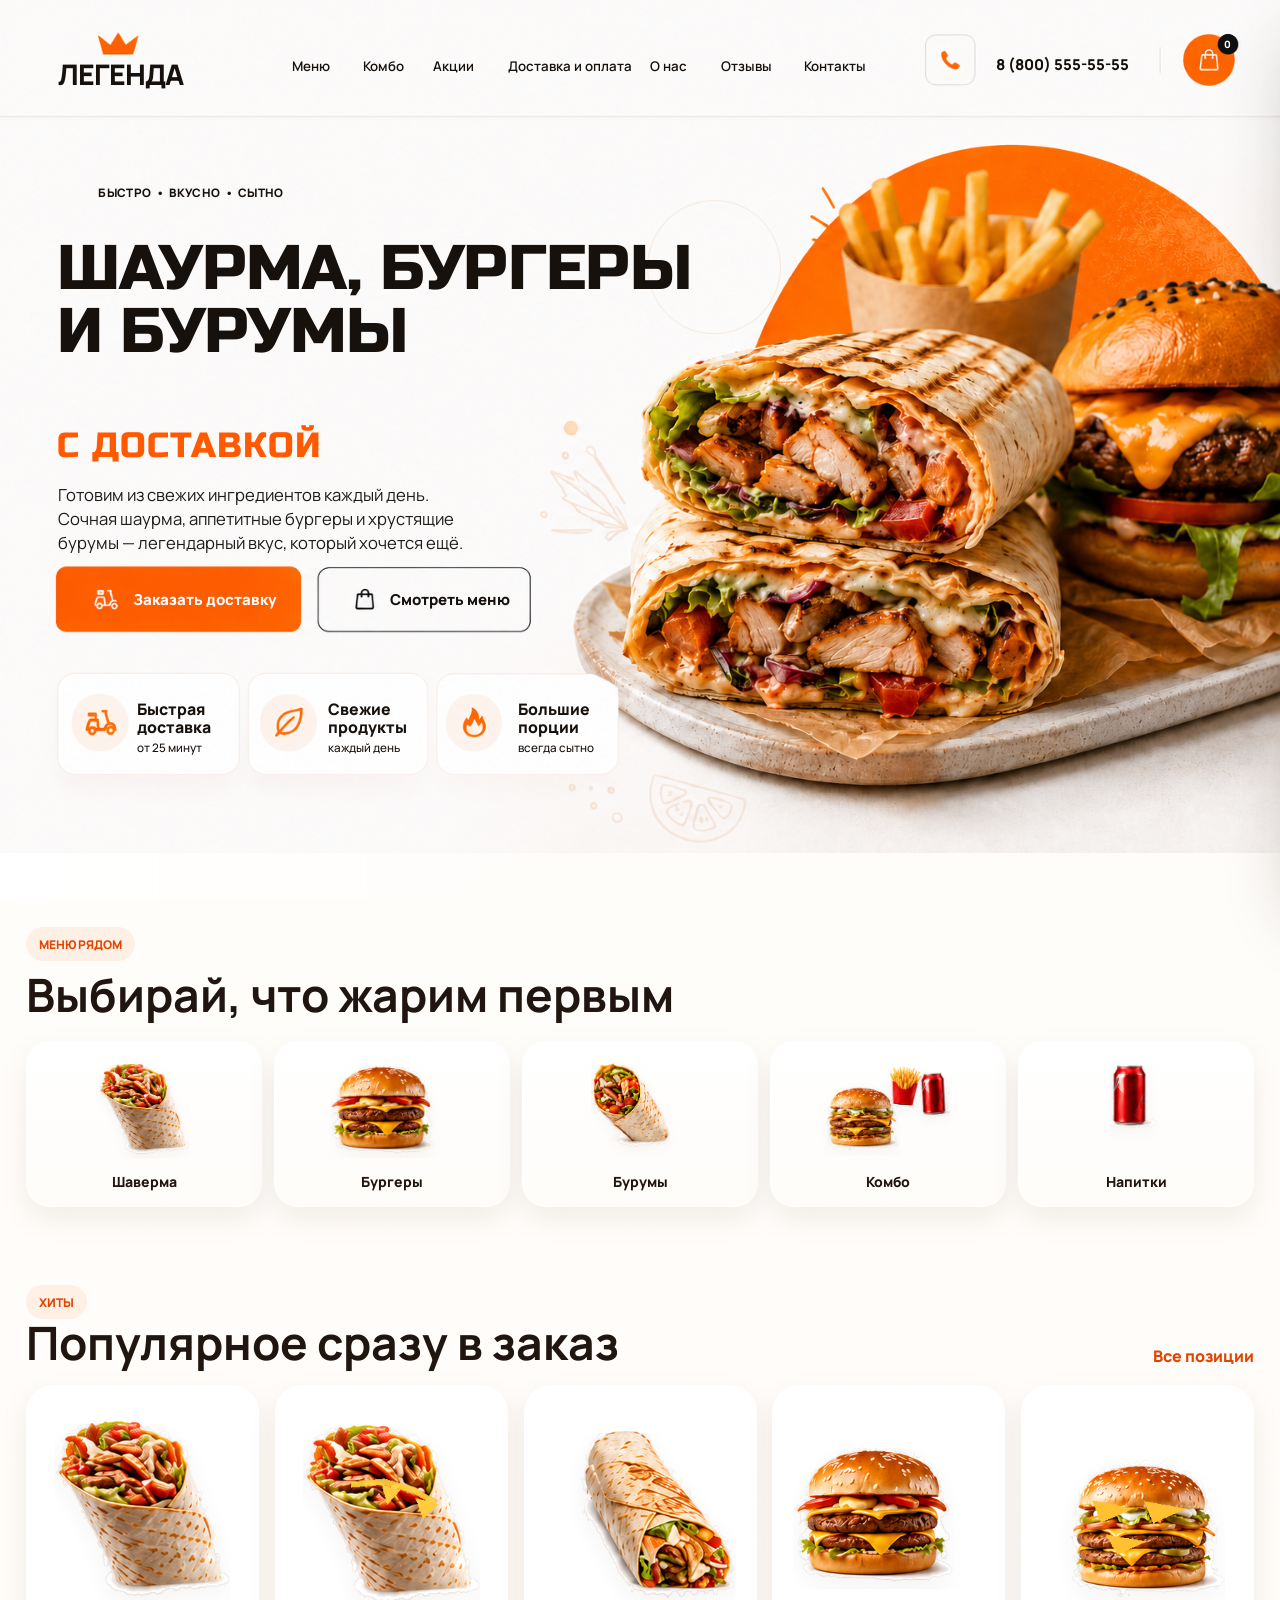
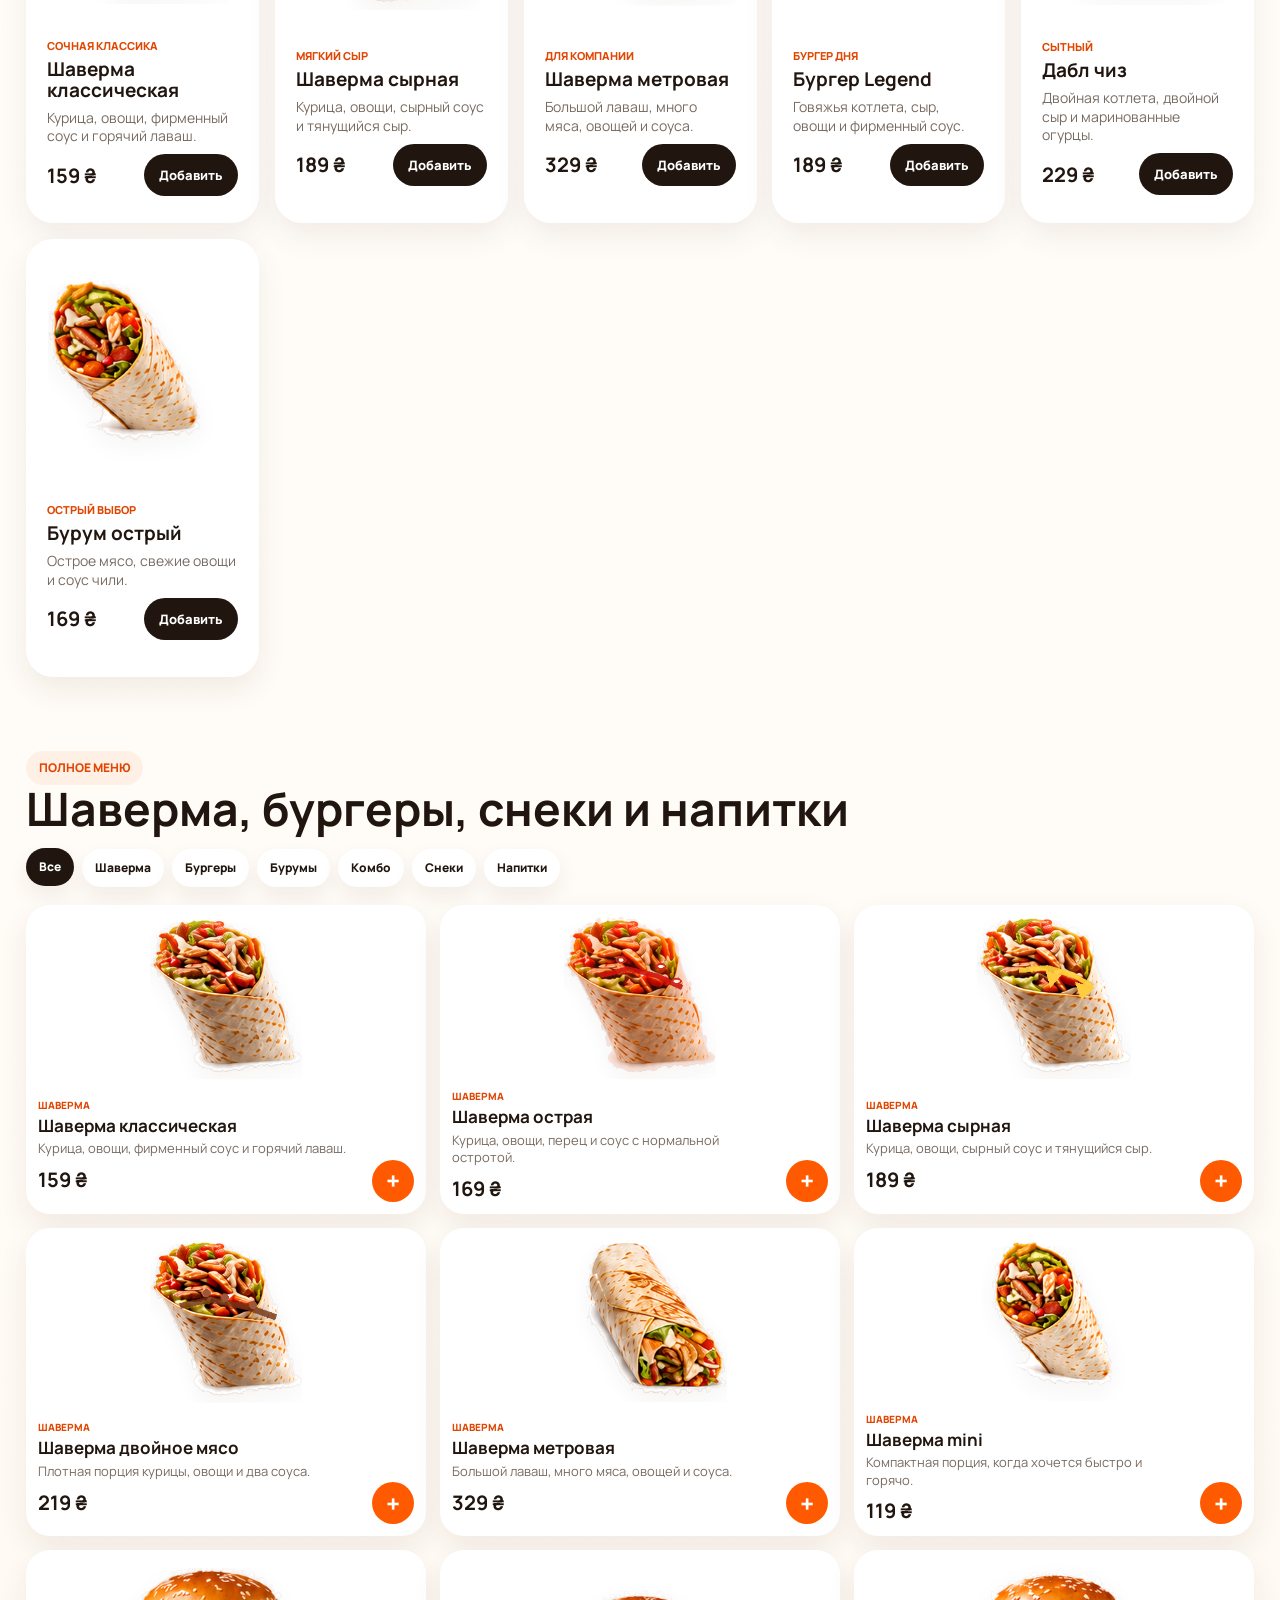
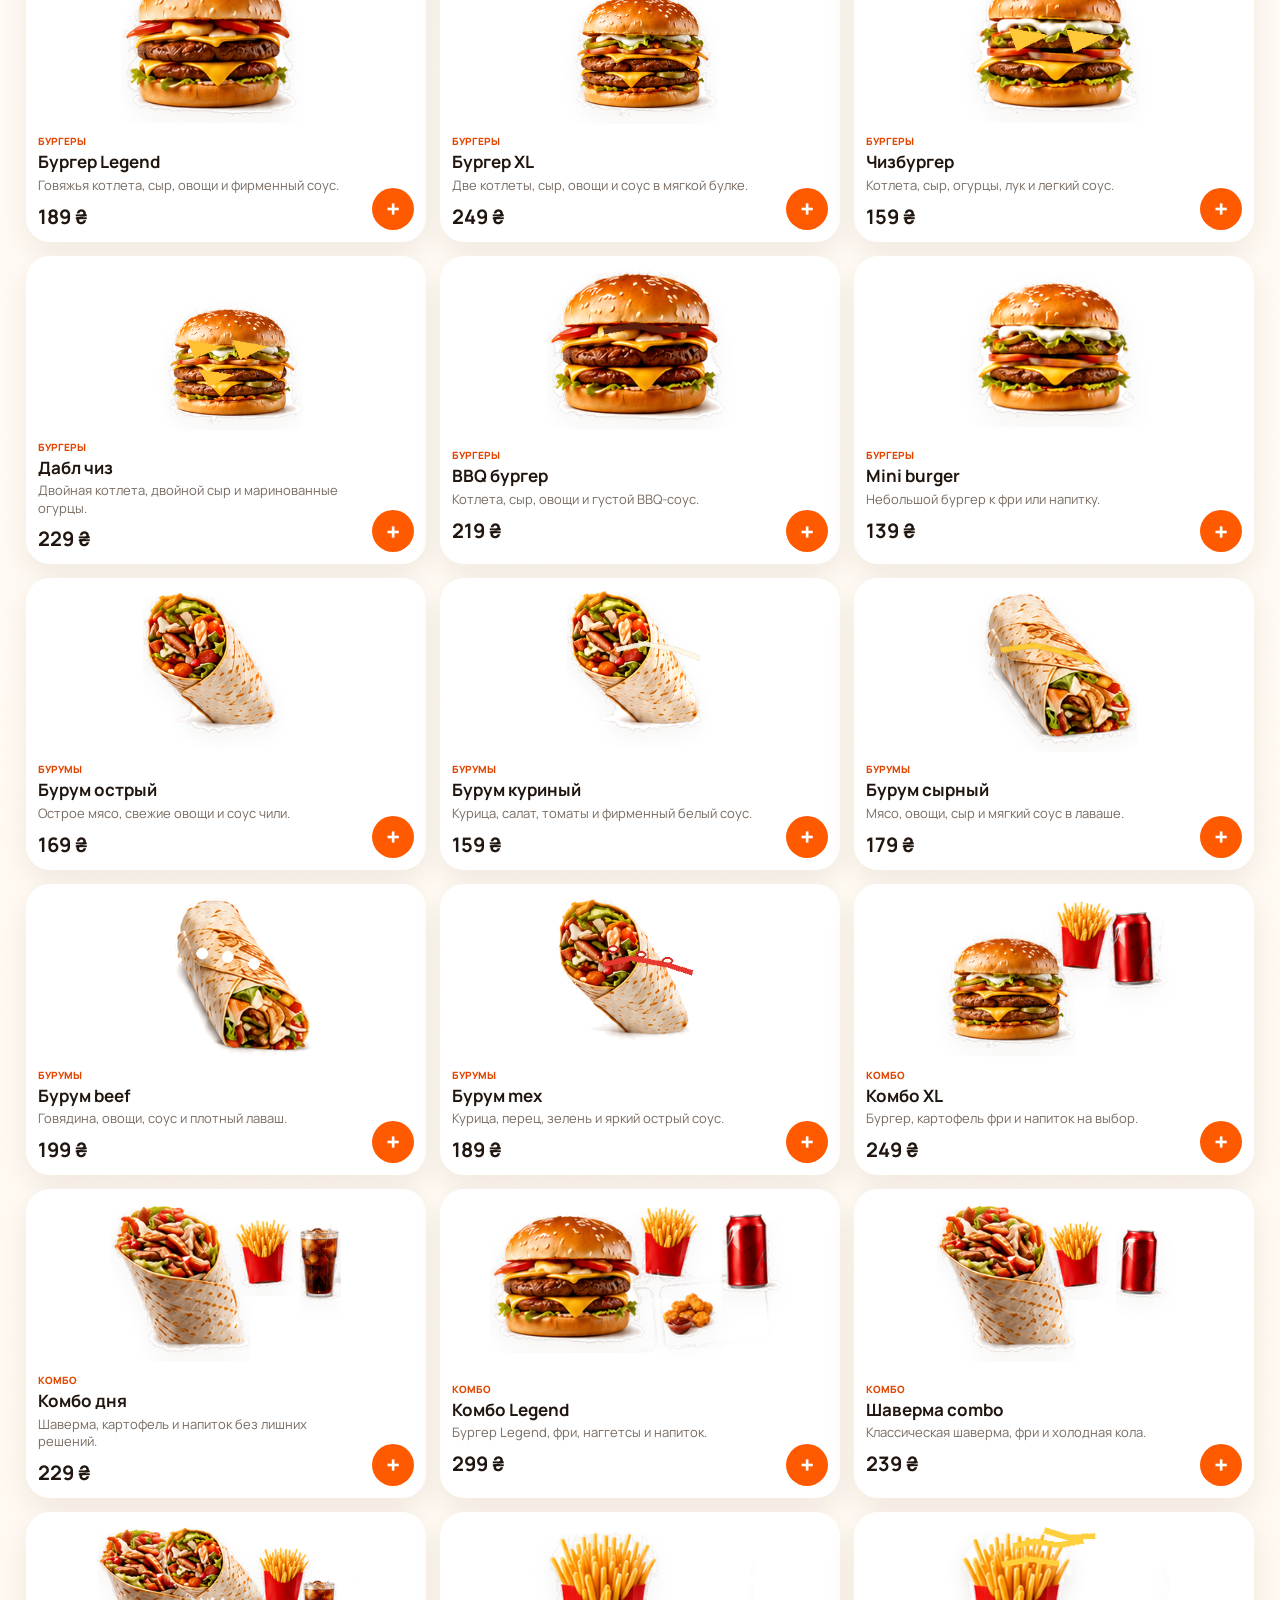
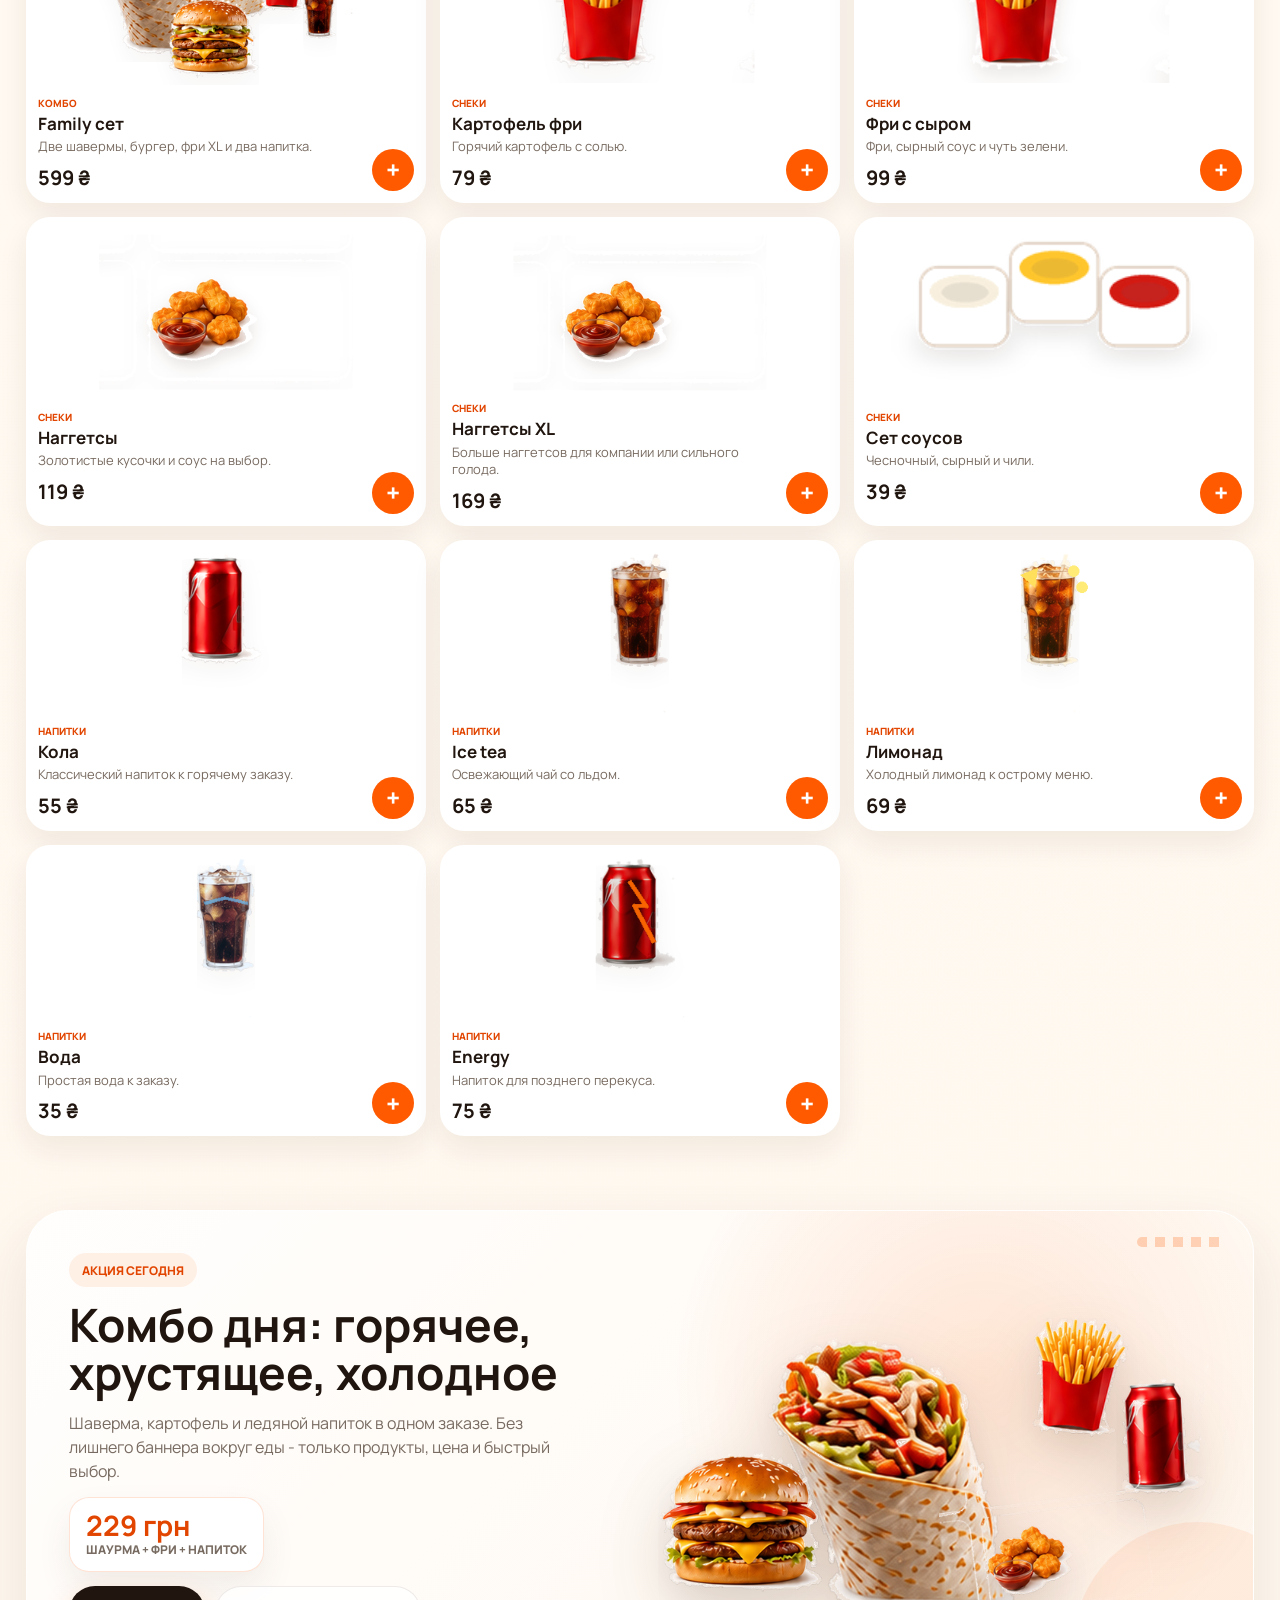
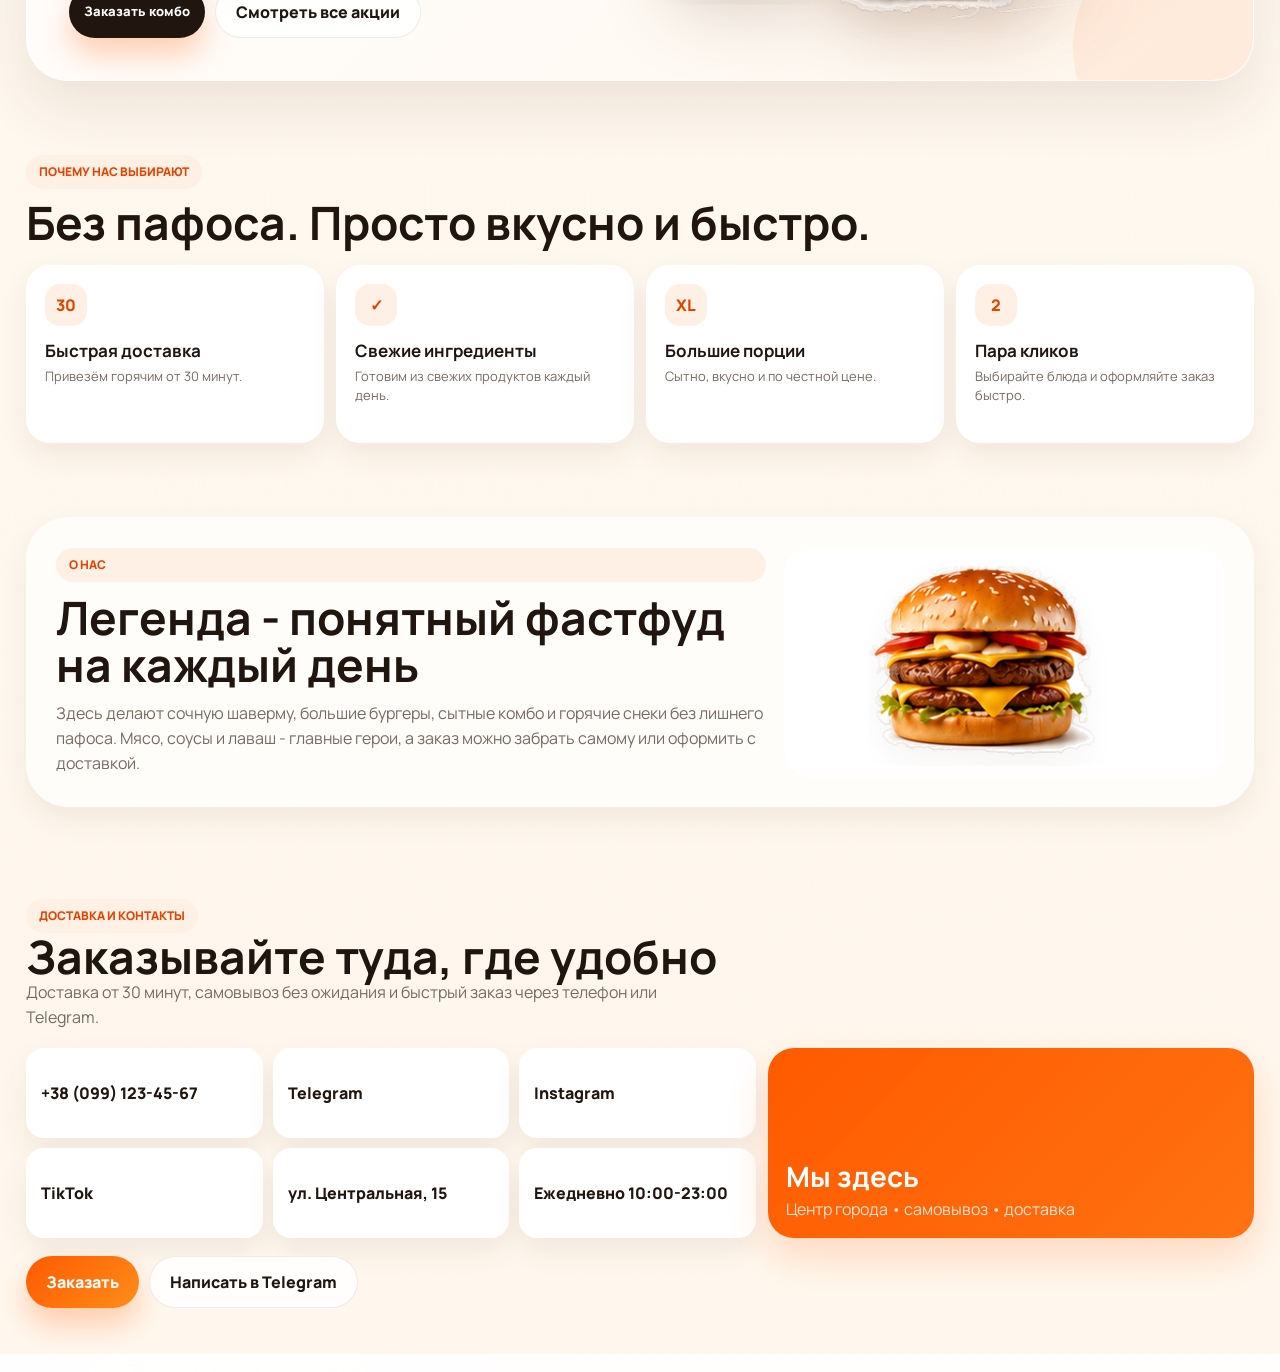
<file: index.html>
<!doctype html>
<html lang="ru">
  <head>
    <meta charset="utf-8" />
    <meta name="viewport" content="width=device-width, initial-scale=1" />
    <title>Легенда - шаверма, бургеры и комбо</title>
    <meta
      name="description"
      content="Фастфуд Легенда: шаверма, бургеры, бурумы, комбо, снеки и напитки. Горячая доставка от 30 минут."
    />
    <link
      rel="icon"
      href="data:image/svg+xml,%3Csvg xmlns='http://www.w3.org/2000/svg' viewBox='0 0 64 64'%3E%3Crect width='64' height='64' rx='18' fill='%23ff5a00'/%3E%3Ctext x='31' y='44' text-anchor='middle' font-size='40' font-family='Arial' font-weight='900' fill='white'%3EL%3C/text%3E%3C/svg%3E"
    />
    <link rel="stylesheet" href="./styles.css" />
  </head>
  <body>
    <main id="top">
      <section class="pixel-hero" aria-labelledby="hero-title">
        <div class="pixel-hero__artboard pixel-hero__artboard--desktop" data-pixel-artboard="desktop">
          <img class="pixel-hero__bg" src="./assets/pixel-match/hero-desktop-bg.png" alt="" />
          <div class="pixel-hero__layer">
            <a class="pm-text pm-logo pm-logo--desktop" href="#top" aria-label="Легенда, на главную">ЛЕГЕНДА</a>

            <nav class="pm-nav" aria-label="Основная навигация">
              <a class="pm-text" style="--x: 350; --y: 72; --fs: 16;" href="#menu">Меню</a>
              <a class="pm-text" style="--x: 435; --y: 72; --fs: 16;" href="#combo">Комбо</a>
              <a class="pm-text" style="--x: 520; --y: 72; --fs: 16;" href="#hits">Акции</a>
              <a class="pm-text" style="--x: 610; --y: 72; --fs: 16;" href="#delivery">Доставка и оплата</a>
              <a class="pm-text" style="--x: 780; --y: 72; --fs: 16;" href="#about">О нас</a>
              <a class="pm-text" style="--x: 865; --y: 72; --fs: 16;" href="#benefits">Отзывы</a>
              <a class="pm-text" style="--x: 965; --y: 72; --fs: 16;" href="#contacts">Контакты</a>
            </nav>

            <a class="pm-text pm-phone" style="--x: 1195; --y: 69; --fs: 18;" href="tel:88005555555">8 (800) 555-55-55</a>
            <p class="pm-text pm-badge" style="--x: 118; --y: 225; --fs: 14;">БЫСТРО&nbsp;&nbsp;•&nbsp;&nbsp;ВКУСНО&nbsp;&nbsp;•&nbsp;&nbsp;СЫТНО</p>
            <h1 class="pm-text pm-title" id="hero-title" style="--x: 68; --y: 286; --w: 720; --fs: 76;">ШАУРМА, БУРГЕРЫ<br />И БУРУМЫ</h1>
            <p class="pm-text pm-title-accent" style="--x: 68; --y: 515; --fs: 42;">С ДОСТАВКОЙ</p>
            <p class="pm-text pm-lead" style="--x: 70; --y: 580; --w: 510; --fs: 20;">
              Готовим из свежих ингредиентов каждый день. Сочная шаурма, аппетитные бургеры и хрустящие бурумы — легендарный вкус, который хочется ещё.
            </p>
            <a class="pm-text pm-button-label pm-button-label--primary" style="--x: 160; --y: 711; --fs: 18;" href="#menu">Заказать доставку</a>
            <a class="pm-text pm-button-label pm-button-label--secondary" style="--x: 468; --y: 711; --fs: 18;" href="#menu">Смотреть меню</a>
            <p class="pm-text pm-benefit-title" style="--x: 164; --y: 840; --fs: 19;">Быстрая<br />доставка</p>
            <p class="pm-text pm-benefit-sub" style="--x: 164; --y: 890; --fs: 14;">от 25 минут</p>
            <p class="pm-text pm-benefit-title" style="--x: 393; --y: 840; --fs: 19;">Свежие<br />продукты</p>
            <p class="pm-text pm-benefit-sub" style="--x: 393; --y: 890; --fs: 14;">каждый день</p>
            <p class="pm-text pm-benefit-title" style="--x: 622; --y: 840; --fs: 19;">Большие<br />порции</p>
            <p class="pm-text pm-benefit-sub" style="--x: 622; --y: 890; --fs: 14;">всегда сытно</p>

            <a class="pm-hit pm-hit--desktop-phone" href="tel:88005555555" aria-label="Позвонить"></a>
            <button class="pm-hit pm-hit--desktop-cart" type="button" data-cart-open aria-label="Открыть корзину"></button>
            <span class="pm-cart-count pm-cart-count--desktop" data-cart-count>0</span>
            <a class="pm-hit pm-hit--desktop-primary" href="#menu" aria-label="Заказать доставку"></a>
            <a class="pm-hit pm-hit--desktop-secondary" href="#menu" aria-label="Смотреть меню"></a>
          </div>
        </div>

        <div class="pixel-hero__artboard pixel-hero__artboard--mobile" data-pixel-artboard="mobile">
          <img class="pixel-hero__bg" src="./assets/pixel-match/hero-mobile-bg.png" alt="" />
          <div class="pixel-hero__layer">
            <a class="pm-text pm-logo pm-logo--mobile" href="#top" aria-label="Легенда, на главную">Легенда</a>
            <p class="pm-text pm-badge pm-badge--mobile" style="--x: 122; --y: 238; --fs: 22;">БЫСТРО&nbsp;&nbsp;&nbsp;&nbsp;&nbsp;ВКУСНО&nbsp;&nbsp;&nbsp;&nbsp;&nbsp;СЫТНО</p>
            <h2 class="pm-text pm-title pm-title--mobile" style="--x: 43; --y: 305; --w: 560; --fs: 120;">ШАУРМА,<br />БУРГЕРЫ<br />И БУРУМЫ</h2>
            <p class="pm-text pm-title-accent pm-title-accent--mobile" style="--x: 43; --y: 643; --fs: 48;">С ДОСТАВКОЙ</p>
            <p class="pm-text pm-lead pm-lead--mobile" style="--x: 43; --y: 718; --w: 430; --fs: 26;">
              Готовим из свежих ингредиентов каждый день. Сочная шаурма, аппетитные бургеры и хрустящие бурумы — легендарный вкус, который хочется ещё.
            </p>
            <svg class="pm-mobile-button-icon pm-mobile-button-icon--primary" aria-hidden="true" viewBox="0 0 42 42" focusable="false">
              <path d="M7 24h18l4 5h5" />
              <path d="M12 24v-9h10l4 9" />
              <path d="M10 31a4 4 0 1 0 0.1 0M31 31a4 4 0 1 0 0.1 0" />
              <path d="M5 17h6M8 12h7" />
            </svg>
            <svg class="pm-mobile-button-icon pm-mobile-button-icon--secondary" aria-hidden="true" viewBox="0 0 42 42" focusable="false">
              <path d="M10 16h22l-2 18H12L10 16Z" />
              <path d="M15 16a6 6 0 0 1 12 0" />
            </svg>
            <a class="pm-text pm-button-label pm-button-label--primary pm-button-label--mobile-primary" style="--x: 150; --y: 956; --fs: 22.7;" href="#menu">Заказать доставку</a>
            <a class="pm-text pm-button-label pm-button-label--secondary pm-button-label--mobile-secondary" style="--x: 157; --y: 1060; --fs: 23;" href="#menu">Смотреть меню</a>
            <p class="pm-text pm-benefit-title pm-benefit-title--mobile" style="--x: 164; --y: 1515; --fs: 25;">Быстрая<br />доставка</p>
            <p class="pm-text pm-benefit-sub pm-benefit-sub--mobile" style="--x: 164; --y: 1568; --fs: 20;">от 25 минут</p>
            <p class="pm-text pm-benefit-title pm-benefit-title--mobile" style="--x: 442; --y: 1515; --fs: 25;">Свежие<br />продукты</p>
            <p class="pm-text pm-benefit-sub pm-benefit-sub--mobile" style="--x: 442; --y: 1568; --fs: 20;">каждый день</p>
            <p class="pm-text pm-benefit-title pm-benefit-title--mobile" style="--x: 722; --y: 1515; --fs: 25;">Большие<br />порции</p>
            <p class="pm-text pm-benefit-sub pm-benefit-sub--mobile" style="--x: 722; --y: 1568; --fs: 20;">всегда сытно</p>

            <a class="pm-hit pm-hit--mobile-phone" href="tel:88005555555" aria-label="Позвонить"></a>
            <button class="pm-hit pm-hit--mobile-cart" type="button" data-cart-open aria-label="Открыть корзину"></button>
            <span class="pm-cart-count pm-cart-count--mobile" data-cart-count>0</span>
            <a class="pm-hit pm-hit--mobile-menu" href="#menu" aria-label="Открыть меню"></a>
            <a class="pm-hit pm-hit--mobile-primary" href="#menu" aria-label="Заказать доставку"></a>
            <a class="pm-hit pm-hit--mobile-secondary" href="#menu" aria-label="Смотреть меню"></a>
          </div>
        </div>
      </section>

      <section class="categories section-shell" aria-labelledby="categories-title">
        <div class="section-heading">
          <p class="eyebrow">Меню рядом</p>
          <h2 id="categories-title">Выбирай, что жарим первым</h2>
        </div>
        <div class="category-strip" aria-label="Категории меню">
          <a class="category-card" href="#shawarma">
            <img src="./assets/products/shawarma-classic.png" alt="" />
            <span>Шаверма</span>
          </a>
          <a class="category-card" href="#burgers">
            <img src="./assets/products/burger-legend.png" alt="" />
            <span>Бургеры</span>
          </a>
          <a class="category-card" href="#burums">
            <img src="./assets/products/burum-spicy.png" alt="" />
            <span>Бурумы</span>
          </a>
          <a class="category-card" href="#combo">
            <img src="./assets/products/combo-xl.png" alt="" />
            <span>Комбо</span>
          </a>
          <a class="category-card" href="#drinks">
            <img src="./assets/products/cola.png" alt="" />
            <span>Напитки</span>
          </a>
        </div>
      </section>

      <section class="section-shell" id="hits" aria-labelledby="hits-title">
        <div class="section-heading section-heading--row">
          <div>
            <p class="eyebrow">Хиты</p>
            <h2 id="hits-title">Популярное сразу в заказ</h2>
          </div>
          <a class="text-link" href="#menu">Все позиции</a>
        </div>

        <div class="product-grid product-grid--hits" data-hits-grid aria-live="polite">
          <p class="menu-loading">Загружаем хиты...</p>
        </div>
      </section>

      <section class="section-shell menu-section" id="menu" aria-labelledby="menu-title">
        <div class="section-heading section-heading--row">
          <div>
            <p class="eyebrow">Полное меню</p>
            <h2 id="menu-title">Шаверма, бургеры, снеки и напитки</h2>
          </div>
          <div class="menu-tabs" aria-label="Разделы меню" data-menu-tabs>
            <button class="is-active" type="button" data-category="all">Все</button>
            <button type="button" data-category="shawarma">Шаверма</button>
            <button type="button" data-category="burgers">Бургеры</button>
            <button type="button" data-category="burums">Бурумы</button>
            <button type="button" data-category="combo">Комбо</button>
            <button type="button" data-category="snacks">Снеки</button>
            <button type="button" data-category="drinks">Напитки</button>
          </div>
        </div>

        <div class="menu-layout">
          <div class="menu-list" data-menu-list aria-live="polite">
            <p class="menu-loading">Собираем меню...</p>
          </div>
        </div>
      </section>

      <section class="promo section-shell" aria-labelledby="promo-title">
        <div class="promo__content">
          <p class="eyebrow">Акция сегодня</p>
          <h2 id="promo-title">Комбо дня: горячее, хрустящее, холодное</h2>
          <p>
            Шаверма, картофель и ледяной напиток в одном заказе. Без лишнего баннера вокруг еды - только продукты, цена и быстрый выбор.
          </p>
          <div class="promo__deal" aria-label="Цена и состав комбо">
            <strong>229 грн</strong>
            <span>шаурма + фри + напиток</span>
          </div>
          <div class="promo__actions">
            <button class="button button--primary add-button" type="button" data-sku="combo-day">
              Заказать комбо
            </button>
            <a class="button button--ghost" href="#menu">Смотреть все акции</a>
          </div>
        </div>
        <div class="promo__image" aria-hidden="true">
          <img src="./assets/promo-modern-combo.png" alt="" />
        </div>
      </section>

      <section class="section-shell benefits" id="benefits" aria-labelledby="benefits-title">
        <div class="section-heading">
          <p class="eyebrow">Почему нас выбирают</p>
          <h2 id="benefits-title">Без пафоса. Просто вкусно и быстро.</h2>
        </div>
        <div class="benefit-grid">
          <article class="benefit">
            <span>30</span>
            <h3>Быстрая доставка</h3>
            <p>Привезём горячим от 30 минут.</p>
          </article>
          <article class="benefit">
            <span>✓</span>
            <h3>Свежие ингредиенты</h3>
            <p>Готовим из свежих продуктов каждый день.</p>
          </article>
          <article class="benefit">
            <span>XL</span>
            <h3>Большие порции</h3>
            <p>Сытно, вкусно и по честной цене.</p>
          </article>
          <article class="benefit">
            <span>2</span>
            <h3>Пара кликов</h3>
            <p>Выбирайте блюда и оформляйте заказ быстро.</p>
          </article>
        </div>
      </section>

      <section class="about section-shell" id="about" aria-labelledby="about-title">
        <div class="about__text">
          <p class="eyebrow">О нас</p>
          <h2 id="about-title">Легенда - понятный фастфуд на каждый день</h2>
          <p>
            Здесь делают сочную шаверму, большие бургеры, сытные комбо и горячие снеки без лишнего пафоса.
            Мясо, соусы и лаваш - главные герои, а заказ можно забрать самому или оформить с доставкой.
          </p>
        </div>
        <div class="about__image">
          <img src="./assets/products/burger-legend.png" alt="Большой бургер Легенда" />
        </div>
      </section>

      <section class="contacts section-shell" id="delivery" aria-labelledby="contacts-title">
        <div>
          <p class="eyebrow">Доставка и контакты</p>
          <h2 id="contacts-title">Заказывайте туда, где удобно</h2>
          <p>
            Доставка от 30 минут, самовывоз без ожидания и быстрый заказ через телефон или Telegram.
          </p>
        </div>

        <div class="contact-grid" id="contacts">
          <div class="contact-list">
            <a href="tel:+380991234567">+38 (099) 123-45-67</a>
            <a href="https://t.me/" target="_blank" rel="noreferrer">Telegram</a>
            <a href="https://instagram.com/" target="_blank" rel="noreferrer">Instagram</a>
            <a href="https://www.tiktok.com/" target="_blank" rel="noreferrer">TikTok</a>
            <span>ул. Центральная, 15</span>
            <span>Ежедневно 10:00-23:00</span>
          </div>
          <div class="map-card" aria-label="Адрес Легенды">
            <strong>Мы здесь</strong>
            <span>Центр города • самовывоз • доставка</span>
          </div>
        </div>

        <div class="contact-actions">
          <a class="button button--primary" href="tel:+380991234567">Заказать</a>
          <a class="button button--ghost" href="https://t.me/" target="_blank" rel="noreferrer">Написать в Telegram</a>
        </div>
      </section>
    </main>

    <div class="cart-backdrop" data-cart-backdrop hidden></div>
    <aside class="cart-drawer" data-cart-drawer aria-labelledby="cart-title" aria-hidden="true" inert>
      <div class="cart-drawer__head">
        <div>
          <p class="eyebrow">Корзина</p>
          <h2 id="cart-title">Ваш заказ</h2>
        </div>
        <button class="cart-drawer__close" type="button" data-cart-close aria-label="Закрыть корзину">
          <span></span>
          <span></span>
        </button>
      </div>

      <p class="cart-drawer__empty" data-empty-cart>Добавьте позиции, и здесь появится сумма.</p>
      <div class="order-panel__items" data-order-items></div>
      <div class="order-panel__summary" hidden data-order-summary>
        <strong><span data-cart-count-panel>0</span> <span data-cart-word-panel>товара</span></strong>
        <span data-cart-total-panel>0 ₴</span>
      </div>
      <button class="button button--primary button--full" type="button" data-checkout>Оформить</button>
      <p class="cart-drawer__note" data-checkout-note hidden>Заказ собран в корзине. Подключение оплаты или Telegram-формы можно добавить следующим шагом.</p>
    </div>

    <script src="./script.js"></script>
  </body>
</html>
</file>
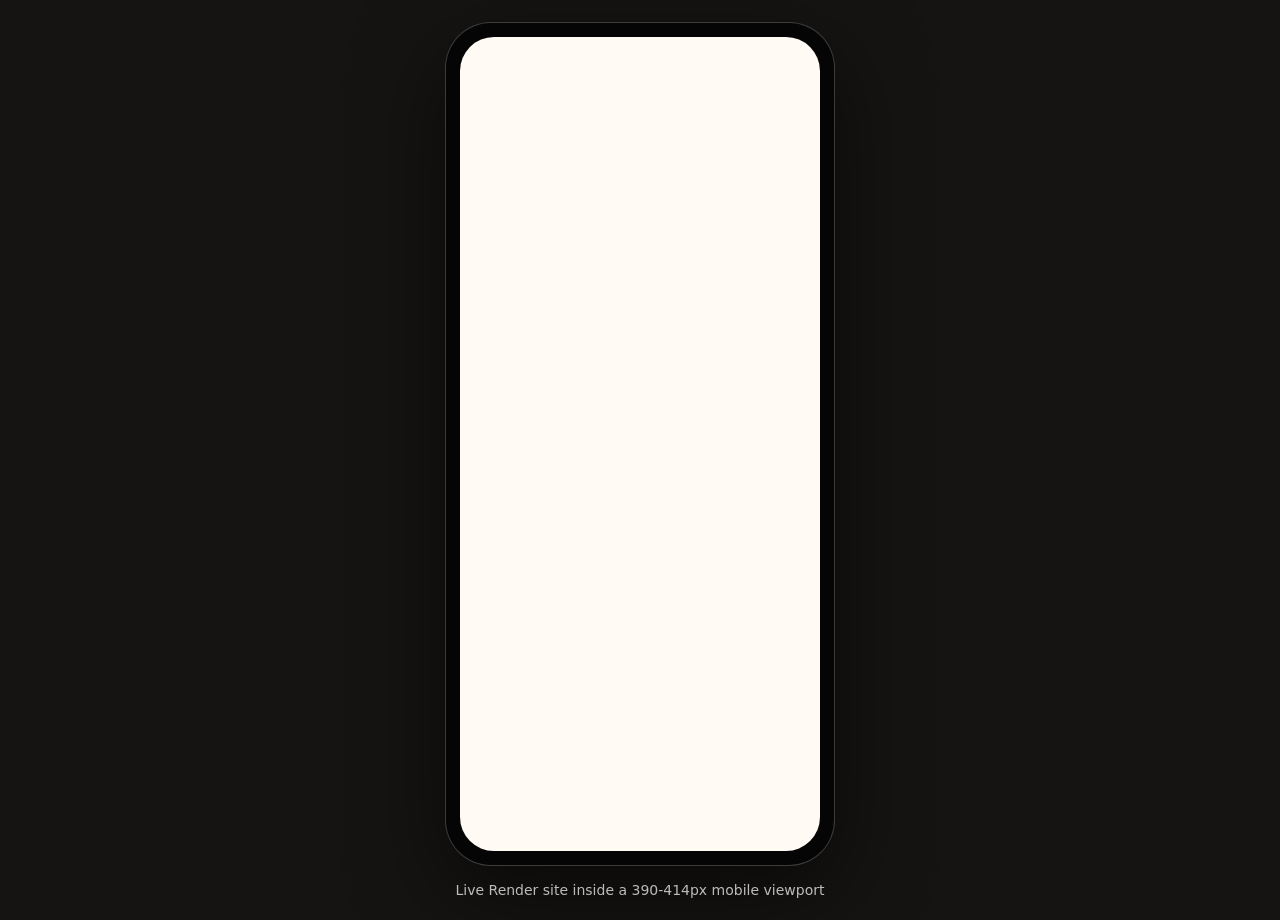
<file: mobile-preview.html>
<!doctype html>
<html lang="ru">
  <head>
    <meta charset="utf-8" />
    <meta name="viewport" content="width=device-width, initial-scale=1" />
    <title>Mobile preview - Легенда</title>
    <style>
      * {
        box-sizing: border-box;
      }

      body {
        display: grid;
        min-height: 100vh;
        margin: 0;
        place-items: center;
        background: #161412;
        color: #fff;
        font-family: Inter, ui-sans-serif, system-ui, -apple-system, BlinkMacSystemFont, "Segoe UI", Arial, sans-serif;
      }

      .stage {
        display: grid;
        gap: 16px;
        justify-items: center;
        padding: 22px;
      }

      .phone {
        width: 414px;
        height: 896px;
        padding: 14px;
        border: 1px solid rgba(255, 255, 255, 0.22);
        border-radius: 46px;
        background: #050505;
        box-shadow: 0 30px 90px rgba(0, 0, 0, 0.55);
      }

      .screen {
        width: 100%;
        height: 100%;
        overflow: hidden;
        border-radius: 34px;
        background: #fffaf3;
      }

      iframe {
        width: 100%;
        height: 100%;
        border: 0;
      }

      .caption {
        color: rgba(255, 255, 255, 0.72);
        font-size: 14px;
      }

      @media (max-height: 950px) {
        .phone {
          width: 390px;
          height: 844px;
        }
      }

      @media (max-width: 460px) {
        .stage {
          padding: 0;
        }

        .phone {
          width: 100vw;
          height: 100vh;
          padding: 0;
          border: 0;
          border-radius: 0;
        }

        .screen {
          border-radius: 0;
        }

        .caption {
          display: none;
        }
      }
    </style>
  </head>
  <body>
    <main class="stage">
      <div class="phone" aria-label="Mobile preview">
        <div class="screen">
          <iframe src="https://legenda-fastfood-site.onrender.com" title="Легенда mobile preview"></iframe>
        </div>
      </div>
      <div class="caption">Live Render site inside a 390-414px mobile viewport</div>
    </main>
  </body>
</html>
</file>
<file: styles.css>
@import url("https://fonts.googleapis.com/css2?family=Manrope:wght@500;600;700;800;900&family=Russo+One&display=swap");

:root {
  --bg: #fffaf3;
  --surface: #fffefd;
  --surface-strong: #ffffff;
  --text: #21160f;
  --muted: #786b61;
  --line: rgba(67, 42, 24, 0.09);
  --orange: #ff5a00;
  --orange-dark: #e14500;
  --orange-soft: #fff0e6;
  --red: #dc1f18;
  --shadow: 0 22px 55px rgba(76, 43, 17, 0.11);
  --shadow-soft: 0 12px 30px rgba(76, 43, 17, 0.08);
  --radius-xl: 34px;
  --radius-lg: 26px;
  --radius-md: 20px;
  --max: 1240px;
  --duration-fast: 150ms;
  --duration-normal: 220ms;
  --duration-sheet: 420ms;
  --ease-out: cubic-bezier(0.23, 1, 0.32, 1);
  --ease-sheet: cubic-bezier(0.32, 0.72, 0, 1);
  font-family:
    Manrope, ui-sans-serif, -apple-system, BlinkMacSystemFont, "Segoe UI", sans-serif;
}

* {
  box-sizing: border-box;
}

html {
  overflow-x: clip;
  scroll-behavior: smooth;
}

body {
  min-width: 320px;
  margin: 0;
  background:
    radial-gradient(circle at 18% 2%, rgba(255, 255, 255, 0.95), transparent 26rem),
    linear-gradient(180deg, #fffefd 0%, var(--bg) 44%, #fff7ed 100%);
  color: var(--text);
  overflow-x: clip;
}

body.nav-open,
body.cart-open {
  overflow: hidden;
}

body::before {
  position: fixed;
  inset: 0;
  z-index: -1;
  background:
    linear-gradient(90deg, rgba(255, 255, 255, 0.92), transparent 45%),
    radial-gradient(circle at 84% 20%, rgba(255, 90, 0, 0.08), transparent 20rem);
  content: "";
  pointer-events: none;
}

img {
  display: block;
  max-width: 100%;
}

a {
  color: inherit;
  text-decoration: none;
}

button {
  font: inherit;
}

:focus-visible {
  outline: 0;
  box-shadow: 0 0 0 3px rgba(255, 90, 0, 0.22), 0 0 0 6px rgba(255, 90, 0, 0.1);
}

.section-shell {
  width: min(var(--max), calc(100% - 32px));
  margin-inline: auto;
}

.pixel-hero {
  position: relative;
  width: 100%;
  background: #fffefd;
  overflow: hidden;
}

.pixel-hero__artboard {
  --aw: 1536;
  --ah: 1024;
  position: relative;
  width: min(100vw, 1920px);
  margin-inline: auto;
  aspect-ratio: var(--aw) / var(--ah);
  container-type: inline-size;
}

.pixel-hero__artboard--mobile {
  --aw: 941;
  --ah: 1672;
  display: none;
  width: min(100vw, 941px);
}

.pixel-hero__bg,
.pixel-hero__layer {
  position: absolute;
  inset: 0;
  width: 100%;
  height: 100%;
}

.pixel-hero__bg {
  max-width: none;
}

.pixel-hero__layer {
  z-index: 1;
}

.pm-text {
  position: absolute;
  left: calc(var(--x) / var(--aw) * 100%);
  top: calc(var(--y) / var(--ah) * 100%);
  width: calc(var(--w, auto) / var(--aw) * 100%);
  margin: 0;
  color: #17110d;
  font-family: Manrope, Inter, Arial, sans-serif;
  font-size: calc(var(--fs) / var(--aw) * 100cqw);
  font-weight: 500;
  letter-spacing: 0;
  line-height: 1;
  text-decoration: none;
}

.pm-logo {
  font-family: Manrope, Inter, Arial, sans-serif;
  font-weight: 900;
  letter-spacing: -0.04em;
  white-space: nowrap;
}

.pm-logo--desktop {
  --x: 70;
  --y: 72;
  --fs: 34;
}

.pm-logo--mobile {
  --x: 66;
  --y: 73;
  --fs: 42;
  font-weight: 800;
  letter-spacing: -0.055em;
  line-height: 1;
}

.pm-nav .pm-text,
.pm-phone {
  font-weight: 600;
  white-space: nowrap;
}

.pm-phone {
  font-weight: 800;
}

.pm-badge {
  font-weight: 900;
  letter-spacing: 0.03em;
  white-space: nowrap;
}

.pm-title {
  font-family: Impact, "Arial Black", "Russo One", Manrope, sans-serif;
  font-weight: 400;
  letter-spacing: -0.01em;
  line-height: 0.99;
  text-transform: uppercase;
  white-space: nowrap;
}

.pm-title-accent {
  color: var(--orange);
  font-family: Impact, "Arial Black", "Russo One", Manrope, sans-serif;
  font-weight: 400;
  letter-spacing: 0.03em;
  text-transform: uppercase;
  white-space: nowrap;
}

.pm-lead {
  color: #1f1b18;
  font-weight: 400;
  line-height: 1.42;
}

.pm-button-label {
  z-index: 3;
  font-weight: 900;
  pointer-events: none;
  white-space: nowrap;
}

.pm-button-label--primary {
  color: #fff;
}

.pm-button-label--secondary {
  color: #17110d;
}

.pm-benefit-title {
  font-weight: 900;
  line-height: 1.16;
}

.pm-benefit-sub {
  font-weight: 500;
}

.pm-hit {
  position: absolute;
  z-index: 4;
  display: block;
  padding: 0;
  border: 0;
  background: transparent;
  cursor: pointer;
}

.pm-hit--desktop-phone {
  left: calc(1111 / 1536 * 100%);
  top: calc(40 / 1024 * 100%);
  width: calc(60 / 1536 * 100%);
  height: calc(62 / 1024 * 100%);
}

.pm-hit--desktop-cart {
  left: calc(1420 / 1536 * 100%);
  top: calc(41 / 1024 * 100%);
  width: calc(62 / 1536 * 100%);
  height: calc(62 / 1024 * 100%);
  border-radius: 999px;
}

.pm-hit--desktop-primary {
  left: calc(70 / 1536 * 100%);
  top: calc(682 / 1024 * 100%);
  width: calc(292 / 1536 * 100%);
  height: calc(78 / 1024 * 100%);
  border-radius: 10px;
}

.pm-hit--desktop-secondary {
  left: calc(382 / 1536 * 100%);
  top: calc(682 / 1024 * 100%);
  width: calc(256 / 1536 * 100%);
  height: calc(78 / 1024 * 100%);
  border-radius: 10px;
}

.pm-cart-count {
  position: absolute;
  z-index: 5;
  display: grid;
  place-items: center;
  border-radius: 999px;
  background: #101010;
  color: #fff;
  font-family: Manrope, Inter, Arial, sans-serif;
  font-weight: 900;
  line-height: 1;
  pointer-events: none;
}

.pm-cart-count--desktop {
  left: calc(1461 / 1536 * 100%);
  top: calc(41 / 1024 * 100%);
  width: calc(24 / 1536 * 100%);
  height: calc(24 / 1024 * 100%);
  font-size: calc(12 / 1536 * 100cqw);
}

.pm-cart-count--mobile {
  left: calc(720 / 941 * 100%);
  top: calc(47 / 1672 * 100%);
  width: calc(32 / 941 * 100%);
  height: calc(32 / 1672 * 100%);
  font-size: calc(18 / 941 * 100cqw);
}

.pm-mobile-button-icon {
  position: absolute;
  z-index: 3;
  width: calc(42 / 941 * 100%);
  height: calc(42 / 1672 * 100%);
  fill: none;
  stroke-linecap: round;
  stroke-linejoin: round;
  stroke-width: 3.5;
  pointer-events: none;
}

.pm-mobile-button-icon--primary {
  left: calc(81 / 941 * 100%);
  top: calc(940 / 1672 * 100%);
  width: calc(55 / 941 * 100%);
  height: calc(46 / 1672 * 100%);
  color: #fff;
  stroke: currentColor;
}

.pm-mobile-button-icon--secondary {
  left: calc(95 / 941 * 100%);
  top: calc(1044 / 1672 * 100%);
  width: calc(52 / 941 * 100%);
  height: calc(52 / 1672 * 100%);
  color: #17110d;
  stroke: currentColor;
}

.pm-hit--mobile-phone {
  left: calc(560 / 941 * 100%);
  top: calc(41 / 1672 * 100%);
  width: calc(92 / 941 * 100%);
  height: calc(92 / 1672 * 100%);
  border-radius: 22px;
}

.pm-hit--mobile-cart {
  left: calc(678 / 941 * 100%);
  top: calc(41 / 1672 * 100%);
  width: calc(92 / 941 * 100%);
  height: calc(92 / 1672 * 100%);
  border-radius: 22px;
}

.pm-hit--mobile-menu {
  left: calc(800 / 941 * 100%);
  top: calc(41 / 1672 * 100%);
  width: calc(94 / 941 * 100%);
  height: calc(92 / 1672 * 100%);
  border-radius: 22px;
}

.pm-hit--mobile-primary {
  left: calc(43 / 941 * 100%);
  top: calc(924 / 1672 * 100%);
  width: calc(359 / 941 * 100%);
  height: calc(88 / 1672 * 100%);
  border-radius: 13px;
}

.pm-hit--mobile-secondary {
  left: calc(43 / 941 * 100%);
  top: calc(1029 / 1672 * 100%);
  width: calc(359 / 941 * 100%);
  height: calc(88 / 1672 * 100%);
  border-radius: 13px;
}

.site-header {
  position: relative;
  z-index: 50;
  display: grid;
  grid-template-columns: 1fr auto;
  align-items: center;
  width: min(var(--max), calc(100% - 24px));
  min-height: 72px;
  margin: 12px auto 0;
  padding: 10px 12px;
  border: 1px solid rgba(255, 255, 255, 0.78);
  border-radius: 24px;
  background: rgba(255, 253, 248, 0.95);
  box-shadow: 0 14px 32px rgba(81, 48, 24, 0.08);
}

.brand {
  display: inline-flex;
  align-items: center;
  min-width: 0;
  gap: 10px;
}

.brand__mark {
  display: grid;
  flex: 0 0 auto;
  width: 44px;
  height: 44px;
  place-items: center;
  border-radius: 15px;
  background: linear-gradient(135deg, var(--orange), #ff8b1f);
  color: #fff;
  font-size: 24px;
  font-weight: 900;
  box-shadow: 0 12px 25px rgba(255, 90, 0, 0.26);
}

.brand strong {
  display: block;
  font-size: 19px;
  line-height: 1.05;
}

.brand small {
  display: block;
  overflow: hidden;
  max-width: 170px;
  color: var(--muted);
  font-size: 11px;
  font-weight: 700;
  letter-spacing: 0;
  text-overflow: ellipsis;
  text-transform: uppercase;
  white-space: nowrap;
}

.desktop-nav {
  display: none;
}

.header-actions {
  display: inline-flex;
  align-items: center;
  gap: 8px;
}

.cart-chip {
  position: relative;
  display: inline-flex;
  align-items: center;
  justify-content: center;
  width: 52px;
  height: 52px;
  padding: 0;
  border: 0;
  border-radius: 999px;
  background: #fff;
  box-shadow: var(--shadow-soft);
  color: var(--text);
  cursor: pointer;
  transition:
    transform var(--duration-fast) var(--ease-out),
    background-color var(--duration-fast) var(--ease-out);
}

.cart-chip svg {
  width: 25px;
  height: 25px;
  fill: none;
  stroke: currentColor;
  stroke-linecap: round;
  stroke-linejoin: round;
  stroke-width: 2.1;
}

.cart-chip__count {
  display: grid;
  position: absolute;
  top: -4px;
  right: -4px;
  min-width: 24px;
  height: 24px;
  padding-inline: 6px;
  place-items: center;
  border-radius: 999px;
  background: var(--orange);
  color: #fff;
  font-size: 12px;
  font-weight: 900;
  box-shadow: 0 0 0 4px #fff;
}

.menu-toggle {
  position: relative;
  display: grid;
  width: 44px;
  height: 44px;
  place-items: center;
  border: 0;
  border-radius: 15px;
  background: var(--text);
  cursor: pointer;
}

.menu-toggle span {
  position: absolute;
  width: 18px;
  height: 2px;
  border-radius: 999px;
  background: #fff;
  transition:
    transform 180ms ease,
    top 180ms ease;
}

.menu-toggle span:first-child {
  top: 17px;
}

.menu-toggle span:last-child {
  top: 25px;
}

.menu-toggle[aria-expanded="true"] span:first-child {
  top: 21px;
  transform: rotate(45deg);
}

.menu-toggle[aria-expanded="true"] span:last-child {
  top: 21px;
  transform: rotate(-45deg);
}

.mobile-nav {
  position: absolute;
  top: calc(100% + 8px);
  right: 0;
  left: 0;
  display: grid;
  gap: 8px;
  padding: 12px;
  border-radius: 22px;
  background: rgba(255, 253, 248, 0.97);
  box-shadow: var(--shadow);
  transform: translateY(-8px);
  opacity: 0;
  pointer-events: none;
  transition:
    opacity 180ms ease,
    transform 180ms ease;
}

.mobile-nav.is-open {
  transform: translateY(0);
  opacity: 1;
  pointer-events: auto;
}

.mobile-nav a {
  padding: 13px 14px;
  border-radius: 16px;
  background: #fff;
  color: var(--text);
  font-weight: 850;
}

.hero {
  display: grid;
  align-items: center;
  align-content: start;
  min-height: auto;
  padding: 26px 0 36px;
  gap: 24px;
}

.hero__content {
  position: relative;
  z-index: 2;
  display: grid;
  align-content: center;
  justify-items: start;
  gap: 15px;
}

.eyebrow {
  display: inline-flex;
  align-items: center;
  min-height: 34px;
  margin: 0;
  padding: 8px 13px;
  border-radius: 999px;
  background: var(--orange-soft);
  color: var(--orange-dark);
  font-size: 12px;
  font-weight: 900;
  letter-spacing: 0;
  text-transform: uppercase;
}

.eyebrow--light {
  background: rgba(255, 255, 255, 0.2);
  color: #fff;
}

h1,
h2,
h3,
p {
  margin-top: 0;
}

h1 {
  max-width: 9.6em;
  margin-bottom: 0;
  font-family: "Russo One", Manrope, sans-serif;
  font-size: 42px;
  font-weight: 400;
  line-height: 0.98;
  letter-spacing: 0;
}

h2 {
  margin-bottom: 0;
  font-size: 30px;
  line-height: 1.04;
  letter-spacing: 0;
}

h3 {
  margin-bottom: 0;
  font-size: 19px;
  line-height: 1.1;
  letter-spacing: 0;
}

.hero__lead {
  max-width: 34rem;
  margin-bottom: 0;
  color: var(--muted);
  font-size: 17px;
  line-height: 1.55;
}

.hero__actions,
.promo__actions,
.contact-actions {
  display: flex;
  flex-wrap: wrap;
  width: 100%;
  gap: 10px;
}

.button {
  display: inline-flex;
  align-items: center;
  justify-content: center;
  min-height: 52px;
  padding: 14px 20px;
  border: 0;
  border-radius: 999px;
  cursor: pointer;
  font-weight: 900;
  line-height: 1;
  text-align: center;
  transition:
    transform 180ms ease,
    box-shadow 180ms ease,
    background-color 180ms ease;
}

.button:hover,
.add-button:hover,
.icon-add:hover {
  transform: translateY(-1px);
}

.button--primary {
  background: linear-gradient(135deg, var(--orange), #ff8d1a);
  box-shadow: 0 16px 30px rgba(255, 90, 0, 0.28);
  color: #fff;
}

.button--ghost {
  border: 1px solid var(--line);
  background: rgba(255, 255, 255, 0.86);
  color: var(--text);
}

.button--light {
  background: #fff;
  color: var(--orange-dark);
}

.button--outline-light {
  border: 1px solid rgba(255, 255, 255, 0.62);
  color: #fff;
}

.button--full {
  width: 100%;
}

.hero__actions .button {
  flex: 1 1 156px;
}

.hero__facts {
  display: flex;
  flex-wrap: wrap;
  margin: 4px 0 0;
  padding: 0;
  gap: 8px;
  list-style: none;
}

.hero__facts li {
  padding: 10px 12px;
  border: 1px solid var(--line);
  border-radius: 999px;
  background: rgba(255, 255, 255, 0.74);
  color: #4f4035;
  font-size: 13px;
  font-weight: 850;
}

.hero__visual {
  position: relative;
  width: min(100%, 640px);
  margin: 2px auto 0;
  isolation: isolate;
}

.hero__visual img {
  position: relative;
  z-index: 2;
  width: 100%;
  filter: drop-shadow(0 34px 42px rgba(113, 52, 9, 0.18));
}

.heat-line {
  position: absolute;
  z-index: 1;
  display: block;
  width: 46%;
  height: 42%;
  border-radius: 999px;
  background: radial-gradient(circle, rgba(255, 90, 0, 0.22), transparent 68%);
  filter: blur(18px);
  opacity: 0.55;
  pointer-events: none;
}

.heat-line--one {
  top: 3%;
  right: 8%;
}

.heat-line--two {
  bottom: 1%;
  left: 9%;
  background: radial-gradient(circle, rgba(220, 31, 24, 0.13), transparent 66%);
}

.section-heading {
  display: grid;
  justify-items: start;
  margin-bottom: 18px;
  gap: 10px;
}

.section-heading--row {
  align-items: end;
  justify-content: space-between;
  gap: 16px;
}

.text-link {
  color: var(--orange-dark);
  font-weight: 900;
}

.categories,
.section-shell + .section-shell,
.promo {
  margin-top: 46px;
}

.category-strip {
  display: grid;
  grid-template-columns: repeat(2, minmax(0, 1fr));
  gap: 12px;
  overflow: visible;
  padding: 4px 0 0;
}

.category-card {
  display: grid;
  min-height: 128px;
  padding: 10px;
  place-items: center;
  border: 1px solid rgba(255, 255, 255, 0.8);
  border-radius: 24px;
  background: linear-gradient(180deg, #fff 0%, #fffcf9 100%);
  box-shadow: var(--shadow-soft);
}

.category-card:last-child {
  grid-column: 1 / -1;
}

.category-card img {
  width: 94px;
  height: 70px;
  object-fit: contain;
}

.category-card span {
  font-size: 14px;
  font-weight: 900;
}

.product-grid {
  display: grid;
  gap: 14px;
}

.product-card {
  display: grid;
  grid-template-columns: minmax(108px, 38%) 1fr;
  min-height: 190px;
  padding: 10px;
  border: 0;
  border-radius: 27px;
  background: #fff;
  box-shadow: var(--shadow-soft);
  overflow: hidden;
  transition:
    transform 220ms ease,
    box-shadow 220ms ease,
    border-color 220ms ease;
  will-change: transform;
}

.product-card:hover,
.product-card.is-added {
  border-color: rgba(255, 90, 0, 0.22);
  box-shadow: 0 22px 45px rgba(91, 48, 18, 0.13);
  transform: translateY(-3px);
}

.product-card__image {
  display: grid;
  min-height: 165px;
  place-items: center;
  border-radius: 21px;
  background: transparent;
}

.product-card__image img {
  width: 100%;
  height: 150px;
  object-fit: contain;
}

.product-card__body {
  display: grid;
  align-content: center;
  padding: 10px 4px 10px 13px;
  gap: 8px;
}

.product-card__tag {
  margin-bottom: -2px;
  color: var(--orange-dark);
  font-size: 11px;
  font-weight: 900;
  text-transform: uppercase;
}

.product-card p:not(.product-card__tag) {
  margin-bottom: 0;
  color: var(--muted);
  font-size: 14px;
  line-height: 1.35;
}

.product-card__footer {
  display: flex;
  align-items: center;
  justify-content: space-between;
  gap: 8px;
}

.product-card__footer strong,
.menu-item strong {
  color: var(--text);
  font-size: 20px;
  white-space: nowrap;
}

.add-button {
  min-height: 42px;
  padding: 11px 15px;
  border: 0;
  border-radius: 999px;
  background: var(--text);
  color: #fff;
  cursor: pointer;
  font-size: 13px;
  font-weight: 900;
  transition:
    transform 180ms ease,
    background-color 180ms ease,
    box-shadow 180ms ease;
}

.add-button.is-added,
.icon-add.is-added {
  background: var(--orange);
  box-shadow: 0 12px 24px rgba(255, 90, 0, 0.24);
}

.menu-section {
  scroll-margin-top: 98px;
}

.menu-tabs {
  display: grid;
  grid-template-columns: repeat(12, minmax(0, 1fr));
  gap: 8px;
  overflow: visible;
  padding-bottom: 0;
}

.menu-tabs button {
  grid-column: span 3;
  min-width: 0;
  min-height: 38px;
  padding: 10px 6px;
  border: 0;
  border-radius: 999px;
  background: #fff;
  box-shadow: 0 10px 22px rgba(80, 49, 27, 0.07);
  color: var(--text);
  cursor: pointer;
  font-size: 12px;
  font-weight: 900;
  white-space: nowrap;
  transition:
    background-color 180ms ease,
    color 180ms ease,
    transform 180ms ease;
}

.menu-tabs button:nth-child(n + 5) {
  grid-column: span 4;
}

.menu-tabs button:hover,
.menu-tabs button.is-active {
  background: var(--text);
  color: #fff;
  transform: translateY(-1px);
}

.menu-layout {
  display: grid;
  gap: 16px;
}

.menu-list {
  display: grid;
  gap: 12px;
}

.menu-item {
  display: grid;
  grid-template-columns: 94px 1fr auto;
  align-items: center;
  min-height: 126px;
  padding: 10px;
  gap: 10px;
  border: 0;
  border-radius: 24px;
  background: #fff;
  box-shadow: var(--shadow-soft);
  overflow: hidden;
  transition:
    transform 200ms ease,
    box-shadow 200ms ease,
    border-color 200ms ease;
}

.menu-item:hover,
.menu-item.is-added {
  border-color: rgba(255, 90, 0, 0.2);
  box-shadow: 0 18px 38px rgba(80, 49, 27, 0.1);
  transform: translateY(-2px);
}

.menu-item img {
  width: 94px;
  height: 94px;
  object-fit: contain;
  border-radius: 20px;
  background: transparent;
  padding: 0;
}

.menu-item h3 {
  margin-bottom: 5px;
  font-size: 17px;
}

.menu-item__category {
  display: block;
  margin-bottom: 5px;
  color: var(--orange-dark);
  font-size: 10px;
  font-weight: 950;
  text-transform: uppercase;
}

.menu-item p {
  margin-bottom: 8px;
  color: var(--muted);
  font-size: 13px;
  line-height: 1.35;
}

.icon-add {
  display: grid;
  width: 42px;
  height: 42px;
  place-items: center;
  border: 0;
  border-radius: 999px;
  background: var(--orange);
  color: #fff;
  cursor: pointer;
  font-size: 25px;
  font-weight: 800;
  line-height: 1;
}

.order-panel {
  display: none;
}

.order-panel__items {
  display: grid;
  gap: 8px;
}

.order-item {
  display: grid;
  grid-template-columns: 1fr auto;
  gap: 4px 10px;
  padding: 10px;
  border-radius: 16px;
  background: #fff8f2;
}

.order-item span {
  font-weight: 850;
}

.order-item strong,
.order-item em {
  font-style: normal;
  white-space: nowrap;
}

.order-item strong {
  color: var(--muted);
  font-size: 12px;
}

.order-item em {
  grid-column: 1 / -1;
  color: var(--orange-dark);
  font-size: 13px;
  font-weight: 900;
}

.promo {
  position: relative;
  display: grid;
  min-height: 430px;
  padding: 22px;
  gap: 8px;
  border: 1px solid rgba(255, 255, 255, 0.88);
  border-radius: 34px;
  background:
    radial-gradient(circle at 78% 36%, rgba(255, 90, 0, 0.13), transparent 31%),
    linear-gradient(135deg, #fffefd 0%, #fff7ee 100%);
  box-shadow: 0 26px 58px rgba(80, 49, 27, 0.11);
  color: var(--text);
  overflow: hidden;
}

.promo::after {
  position: absolute;
  right: -70px;
  bottom: -92px;
  width: 250px;
  height: 250px;
  border-radius: 999px;
  background: #ff5a00;
  opacity: 0.08;
  content: "";
}

.promo::before {
  position: absolute;
  top: 26px;
  right: 28px;
  width: 88px;
  height: 10px;
  border-radius: 999px;
  background: repeating-linear-gradient(90deg, rgba(255, 90, 0, 0.24) 0 10px, transparent 10px 18px);
  content: "";
}

.promo__content {
  position: relative;
  z-index: 2;
  display: grid;
  align-content: start;
  justify-items: start;
  gap: 14px;
}

.promo h2 {
  max-width: 10.8em;
  color: var(--text);
}

.promo p:not(.eyebrow) {
  max-width: 32rem;
  margin-bottom: 0;
  color: var(--muted);
  font-size: 16px;
  line-height: 1.5;
}

.promo__deal {
  display: grid;
  gap: 2px;
  min-width: 178px;
  padding: 13px 16px;
  border: 1px solid rgba(255, 90, 0, 0.16);
  border-radius: 20px;
  background: #fff;
  box-shadow: 0 16px 34px rgba(80, 49, 27, 0.08);
}

.promo__deal strong {
  color: var(--orange-dark);
  font-size: 28px;
  line-height: 1;
}

.promo__deal span {
  color: var(--muted);
  font-size: 12px;
  font-weight: 900;
  text-transform: uppercase;
}

.promo__image {
  position: relative;
  z-index: 1;
  align-self: end;
  margin: 0;
  pointer-events: none;
}

.promo__image img {
  width: min(112%, 580px);
  margin-left: auto;
  transform: translate(18px, 10px);
  filter: drop-shadow(0 24px 34px rgba(80, 38, 13, 0.18));
}

.benefit-grid {
  display: grid;
  grid-template-columns: repeat(2, minmax(0, 1fr));
  gap: 12px;
}

.benefit {
  min-height: 150px;
  padding: 18px;
  border: 1px solid rgba(255, 255, 255, 0.86);
  border-radius: 24px;
  background: #fff;
  box-shadow: var(--shadow-soft);
}

.benefit span {
  display: grid;
  width: 42px;
  height: 42px;
  margin-bottom: 16px;
  place-items: center;
  border-radius: 15px;
  background: var(--orange-soft);
  color: var(--orange-dark);
  font-weight: 950;
}

.benefit h3 {
  margin-bottom: 7px;
  font-size: 17px;
}

.benefit p {
  margin-bottom: 0;
  color: var(--muted);
  font-size: 13px;
  line-height: 1.42;
}

.about {
  display: grid;
  align-items: center;
  padding: 22px;
  gap: 18px;
  border-radius: 34px;
  background: rgba(255, 255, 255, 0.68);
  box-shadow: var(--shadow-soft);
}

.about__text {
  display: grid;
  gap: 12px;
}

.about__text p:not(.eyebrow) {
  margin-bottom: 0;
  color: var(--muted);
  font-size: 16px;
  line-height: 1.55;
}

.about__image {
  display: grid;
  min-height: 220px;
  place-items: center;
  border-radius: 28px;
  background: #fff;
  overflow: hidden;
}

.about__image img {
  width: min(360px, 96%);
  height: 230px;
  object-fit: contain;
}

.contacts {
  display: grid;
  padding-bottom: 106px;
  gap: 18px;
}

.contacts > div:first-child p:not(.eyebrow) {
  max-width: 40rem;
  margin-bottom: 0;
  color: var(--muted);
  line-height: 1.55;
}

.contact-grid {
  display: grid;
  gap: 12px;
}

.contact-list {
  display: grid;
  grid-template-columns: 1fr;
  gap: 10px;
}

.contact-list a,
.contact-list span {
  display: flex;
  align-items: center;
  min-height: 50px;
  padding: 13px 15px;
  border-radius: 18px;
  background: #fff;
  box-shadow: var(--shadow-soft);
  color: var(--text);
  font-weight: 850;
}

.map-card {
  display: grid;
  min-height: 190px;
  align-content: end;
  padding: 18px;
  border-radius: 26px;
  background:
    linear-gradient(135deg, rgba(255, 90, 0, 0.9), rgba(255, 117, 20, 0.88)),
    var(--orange);
  box-shadow: 0 18px 40px rgba(255, 90, 0, 0.2);
  color: #fff;
}

.map-card strong {
  font-size: 28px;
  line-height: 1;
}

.map-card span {
  margin-top: 8px;
  color: rgba(255, 255, 255, 0.82);
}

.cart-backdrop {
  position: fixed;
  inset: 0;
  z-index: 80;
  background: rgba(31, 20, 13, 0.34);
  opacity: 0;
  transition: opacity var(--duration-normal) var(--ease-out);
}

.cart-backdrop[hidden] {
  display: none;
}

.cart-backdrop.is-open {
  opacity: 1;
}

.cart-drawer {
  position: fixed;
  top: 9px;
  right: 9px;
  z-index: 90;
  display: flex;
  flex-direction: column;
  width: min(390px, calc(100vw - 18px));
  max-width: calc(100vw - 18px);
  height: calc(100svh - 18px);
  padding: 18px;
  gap: 14px;
  border-radius: 26px;
  background: #fff;
  box-shadow: 0 28px 70px rgba(38, 22, 12, 0.24);
  transform: translateX(calc(100% + 24px));
  transition: transform var(--duration-sheet) var(--ease-sheet);
}

.cart-drawer.is-open {
  transform: translateX(0);
}

.cart-drawer__head {
  display: flex;
  align-items: start;
  justify-content: space-between;
  gap: 16px;
}

.cart-drawer__head h2 {
  font-size: 30px;
}

.cart-drawer__close {
  position: relative;
  display: grid;
  flex: 0 0 auto;
  width: 44px;
  height: 44px;
  place-items: center;
  border: 0;
  border-radius: 15px;
  background: var(--text);
  color: #fff;
  cursor: pointer;
}

.cart-drawer__close span {
  position: absolute;
  width: 18px;
  height: 2px;
  border-radius: 999px;
  background: currentColor;
}

.cart-drawer__close span:first-child {
  transform: rotate(45deg);
}

.cart-drawer__close span:last-child {
  transform: rotate(-45deg);
}

.cart-drawer__empty,
.cart-drawer__note {
  margin: 0;
  color: var(--muted);
  font-size: 14px;
  line-height: 1.45;
}

.cart-drawer__note {
  padding: 12px;
  border-radius: 16px;
  background: var(--orange-soft);
  color: var(--orange-dark);
  font-weight: 800;
}

.cart-drawer .order-panel__items {
  align-content: start;
  flex: 0 1 auto;
  max-height: min(42svh, 420px);
  overflow-y: auto;
  padding-right: 2px;
}

.cart-drawer .order-panel__summary {
  display: flex;
  align-items: center;
  justify-content: space-between;
  margin-top: auto;
  padding: 14px;
  border-radius: 18px;
  background: var(--orange-soft);
}

.cart-drawer .order-panel__summary[hidden],
.cart-drawer__note[hidden] {
  display: none;
}

.fly-token {
  position: fixed;
  z-index: 120;
  width: 14px;
  height: 14px;
  border-radius: 999px;
  background: var(--orange);
  box-shadow: 0 10px 22px rgba(255, 90, 0, 0.25);
  pointer-events: none;
}

.cart-chip.is-bump .cart-chip__count {
  animation: cart-bump 240ms var(--ease-out);
}

.menu-loading {
  margin: 0;
  padding: 18px;
  border-radius: 20px;
  background: #fff;
  color: var(--muted);
  font-weight: 850;
}

.motion-ready .heat-line--one {
  animation: heat-rise 5.8s ease-in-out infinite;
}

.motion-ready .heat-line--two {
  animation: heat-rise 6.8s ease-in-out 600ms infinite reverse;
}

.motion-ready [data-reveal],
.motion-ready .section-heading,
.motion-ready .promo,
.motion-ready .benefit,
.motion-ready .about,
.motion-ready .contacts {
  opacity: 1;
  transform: translateY(18px);
  transition:
    transform 420ms ease;
  transition-delay: var(--reveal-delay, 0ms);
}

.motion-ready [data-reveal].is-visible,
.motion-ready .section-heading.is-visible,
.motion-ready .promo.is-visible,
.motion-ready .benefit.is-visible,
.motion-ready .about.is-visible,
.motion-ready .contacts.is-visible {
  transform: translateY(0);
}

@keyframes heat-rise {
  0%,
  100% {
    opacity: 0.35;
    transform: translate3d(0, 8px, 0) scale(0.96);
  }

  50% {
    opacity: 0.62;
    transform: translate3d(10px, -8px, 0) scale(1.04);
  }
}

@keyframes cart-bump {
  from {
    transform: scale(0.9);
  }

  55% {
    transform: scale(1.12);
  }

  to {
    transform: scale(1);
  }
}

@media (max-width: 979px) {
  .pixel-hero__artboard--desktop {
    display: none;
  }

  .pixel-hero__artboard--mobile {
    display: block;
  }

  .pm-title--mobile {
    font-family: Impact, "Arial Black", "Russo One", Manrope, sans-serif;
    font-weight: 900;
    letter-spacing: calc(-1.2 / 941 * 100cqw);
    line-height: 0.95;
    transform: scaleX(0.92);
    transform-origin: left top;
  }

  .pm-badge--mobile {
    color: #17110d;
    font-weight: 800;
    letter-spacing: calc(0.4 / 941 * 100cqw);
    text-transform: uppercase;
  }

  .pm-title-accent--mobile {
    font-weight: 900;
    letter-spacing: calc(1 / 941 * 100cqw);
    transform: scaleX(1.2);
    transform-origin: left top;
  }

  .pm-lead--mobile {
    font-weight: 400;
    line-height: 1.35;
  }

  .pm-button-label--mobile-primary,
  .pm-button-label--mobile-secondary {
    font-weight: 800;
    line-height: 1;
  }

  .pm-benefit-title--mobile {
    line-height: 1.14;
  }
}

@media (prefers-reduced-motion: reduce) {
  *,
  *::before,
  *::after {
    animation-duration: 0.001ms !important;
    animation-iteration-count: 1 !important;
    scroll-behavior: auto !important;
    transition-duration: 0.001ms !important;
  }
}

@media (max-width: 420px) {
  .section-shell {
    width: min(var(--max), calc(100% - 24px));
  }

  .brand small {
    max-width: 126px;
  }

  h1 {
    font-size: 36px;
  }

  .product-card {
    grid-template-columns: 1fr;
  }

  .product-card__body {
    padding: 10px 8px 7px;
  }

  .menu-item {
    grid-template-columns: 82px 1fr auto;
    padding: 8px;
    gap: 8px;
  }

  .menu-item img {
    width: 82px;
    height: 82px;
  }

  .benefit-grid {
    grid-template-columns: 1fr;
  }
}

@media (min-width: 700px) {
  .section-shell {
    width: min(var(--max), calc(100% - 52px));
  }

  .site-header {
    width: min(var(--max), calc(100% - 40px));
  }

  .hero {
    grid-template-columns: minmax(0, 0.94fr) minmax(360px, 1.06fr);
    align-content: center;
    min-height: 670px;
    padding-top: 48px;
  }

  .hero__visual {
    width: min(720px, 104%);
    margin: 0 0 0 -2%;
  }

  .hero__actions {
    width: auto;
  }

  .hero__actions .button {
    flex: 0 0 auto;
  }

  h2 {
    font-size: 40px;
  }

  .section-heading--row {
    display: flex;
  }

  .category-strip {
    grid-template-columns: repeat(5, minmax(0, 1fr));
  }

  .category-card:last-child {
    grid-column: auto;
  }

  .product-grid--hits {
    grid-template-columns: repeat(2, minmax(0, 1fr));
  }

  .product-card {
    grid-template-columns: 1fr;
    min-height: 410px;
    padding: 13px;
  }

  .product-card__image {
    min-height: 220px;
  }

  .product-card__image img {
    height: 205px;
  }

  .product-card__body {
    align-content: start;
    padding: 14px 8px 8px;
  }

  .product-card--wide {
    grid-column: span 2;
    grid-template-columns: minmax(260px, 0.9fr) 1fr;
    min-height: 280px;
  }

  .product-card--wide .product-card__image {
    min-height: 248px;
  }

  .menu-list {
    grid-template-columns: repeat(2, minmax(0, 1fr));
  }

  .promo {
    grid-template-columns: minmax(0, 0.95fr) minmax(320px, 1.05fr);
    align-items: center;
    min-height: 360px;
    padding: 34px;
  }

  .promo__image {
    margin: 0;
  }

  .benefit-grid {
    grid-template-columns: repeat(4, minmax(0, 1fr));
  }

  .about {
    grid-template-columns: minmax(0, 1fr) minmax(260px, 0.62fr);
    padding: 30px;
  }

  .contact-grid {
    grid-template-columns: minmax(0, 1.2fr) minmax(280px, 0.8fr);
  }

  .contact-list {
    grid-template-columns: repeat(2, minmax(0, 1fr));
  }
}

@media (min-width: 700px) and (max-width: 979px) {
  .hero {
    grid-template-columns: 1fr;
    align-content: start;
    min-height: auto;
    padding-top: 56px;
  }

  .hero__content {
    max-width: 650px;
  }

  .hero__visual {
    width: min(720px, 100%);
    margin: 10px auto 0;
  }

  h1 {
    max-width: 9.6em;
    font-size: 58px;
  }
}

@media (min-width: 980px) {
  .site-header {
    grid-template-columns: auto 1fr auto;
    min-height: 78px;
    padding: 12px 14px;
    border-radius: 28px;
  }

  .desktop-nav {
    display: flex;
    align-items: center;
    justify-content: center;
    gap: 3px;
  }

  .desktop-nav a {
    min-height: 42px;
    padding: 12px 13px;
    border-radius: 999px;
    color: #493b31;
    font-size: 14px;
    font-weight: 850;
    transition:
      background-color 180ms ease,
      color 180ms ease;
  }

  .desktop-nav a:hover {
    background: #fff;
    color: var(--orange-dark);
  }

  .menu-section .section-heading--row {
    display: grid;
    grid-template-columns: 1fr;
    justify-content: stretch;
  }

  .menu-tabs {
    display: flex;
    flex-wrap: wrap;
    justify-content: flex-start;
    max-width: none;
  }

  .menu-tabs button,
  .menu-tabs button:nth-child(n + 5) {
    grid-column: auto;
    padding-inline: 13px;
  }

  .menu-toggle,
  .mobile-nav {
    display: none;
  }

  .hero {
    grid-template-columns: minmax(0, 0.86fr) minmax(560px, 1.14fr);
    min-height: 730px;
    gap: 22px;
  }

  .hero__content {
    padding-top: 18px;
  }

  h1 {
    font-size: 68px;
  }

  .hero__visual {
    width: min(780px, 54vw);
    margin-right: 0;
  }

  .categories,
  .section-shell + .section-shell,
  .promo {
    margin-top: 74px;
  }

  .category-strip {
    grid-template-columns: repeat(5, minmax(0, 1fr));
    grid-auto-columns: initial;
    grid-auto-flow: initial;
    overflow: visible;
    padding-bottom: 4px;
  }

  .category-card {
    min-height: 166px;
  }

  .category-card img {
    width: 152px;
    height: 106px;
  }

  .product-grid--hits {
    grid-template-columns: repeat(4, minmax(0, 1fr));
    gap: 16px;
  }

  .product-card {
    min-height: 438px;
  }

  .product-card--wide {
    grid-column: span 2;
  }

  .menu-layout {
    grid-template-columns: minmax(0, 1fr);
    align-items: start;
  }

  .menu-list {
    grid-template-columns: repeat(2, minmax(0, 1fr));
    gap: 14px;
  }

  .order-panel {
    display: none;
  }

  .promo {
    min-height: 390px;
    padding: 42px;
    border-radius: 42px;
  }

  .promo__image {
    margin: 0;
  }

  .benefit {
    min-height: 178px;
  }

  .about {
    border-radius: 42px;
  }

  .contacts {
    padding-bottom: 64px;
  }

}

@media (min-width: 1180px) {
  h1 {
    font-size: 76px;
  }

  h2 {
    font-size: 46px;
  }

  .hero {
    min-height: 760px;
  }

  .hero__visual {
    width: min(800px, 55vw);
    margin-right: 0;
  }

  .product-grid--hits {
    grid-template-columns: repeat(5, minmax(0, 1fr));
  }

  .product-card--wide {
    grid-column: auto;
    grid-template-columns: 1fr;
  }

  .menu-list {
    grid-template-columns: repeat(3, minmax(0, 1fr));
  }

  .menu-item {
    grid-template-columns: 1fr auto;
    align-items: start;
    min-height: 288px;
    padding: 12px;
  }

  .menu-item img {
    grid-column: 1 / -1;
    width: 100%;
    height: 162px;
    padding: 0;
    transform: scale(1.1);
  }

  .icon-add {
    align-self: end;
  }

  .contact-list {
    grid-template-columns: repeat(3, minmax(0, 1fr));
  }
}
</file>
